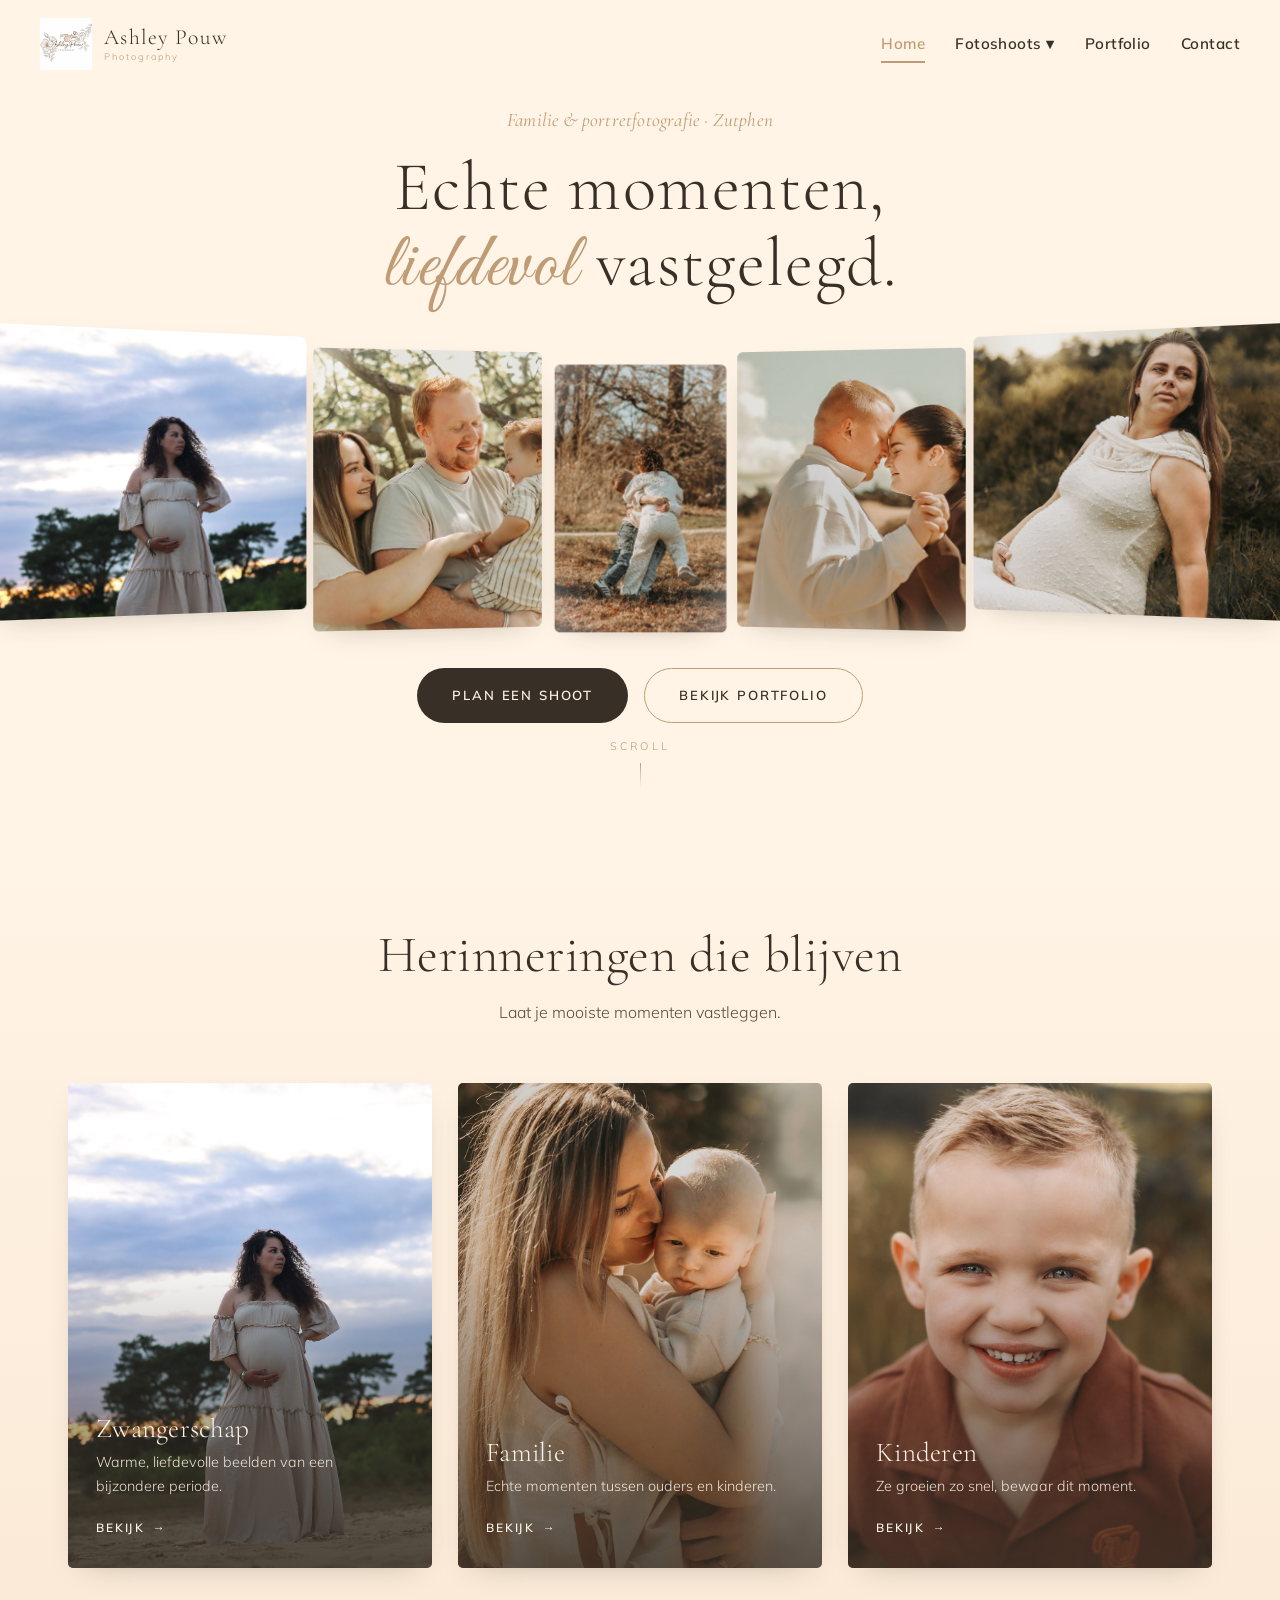
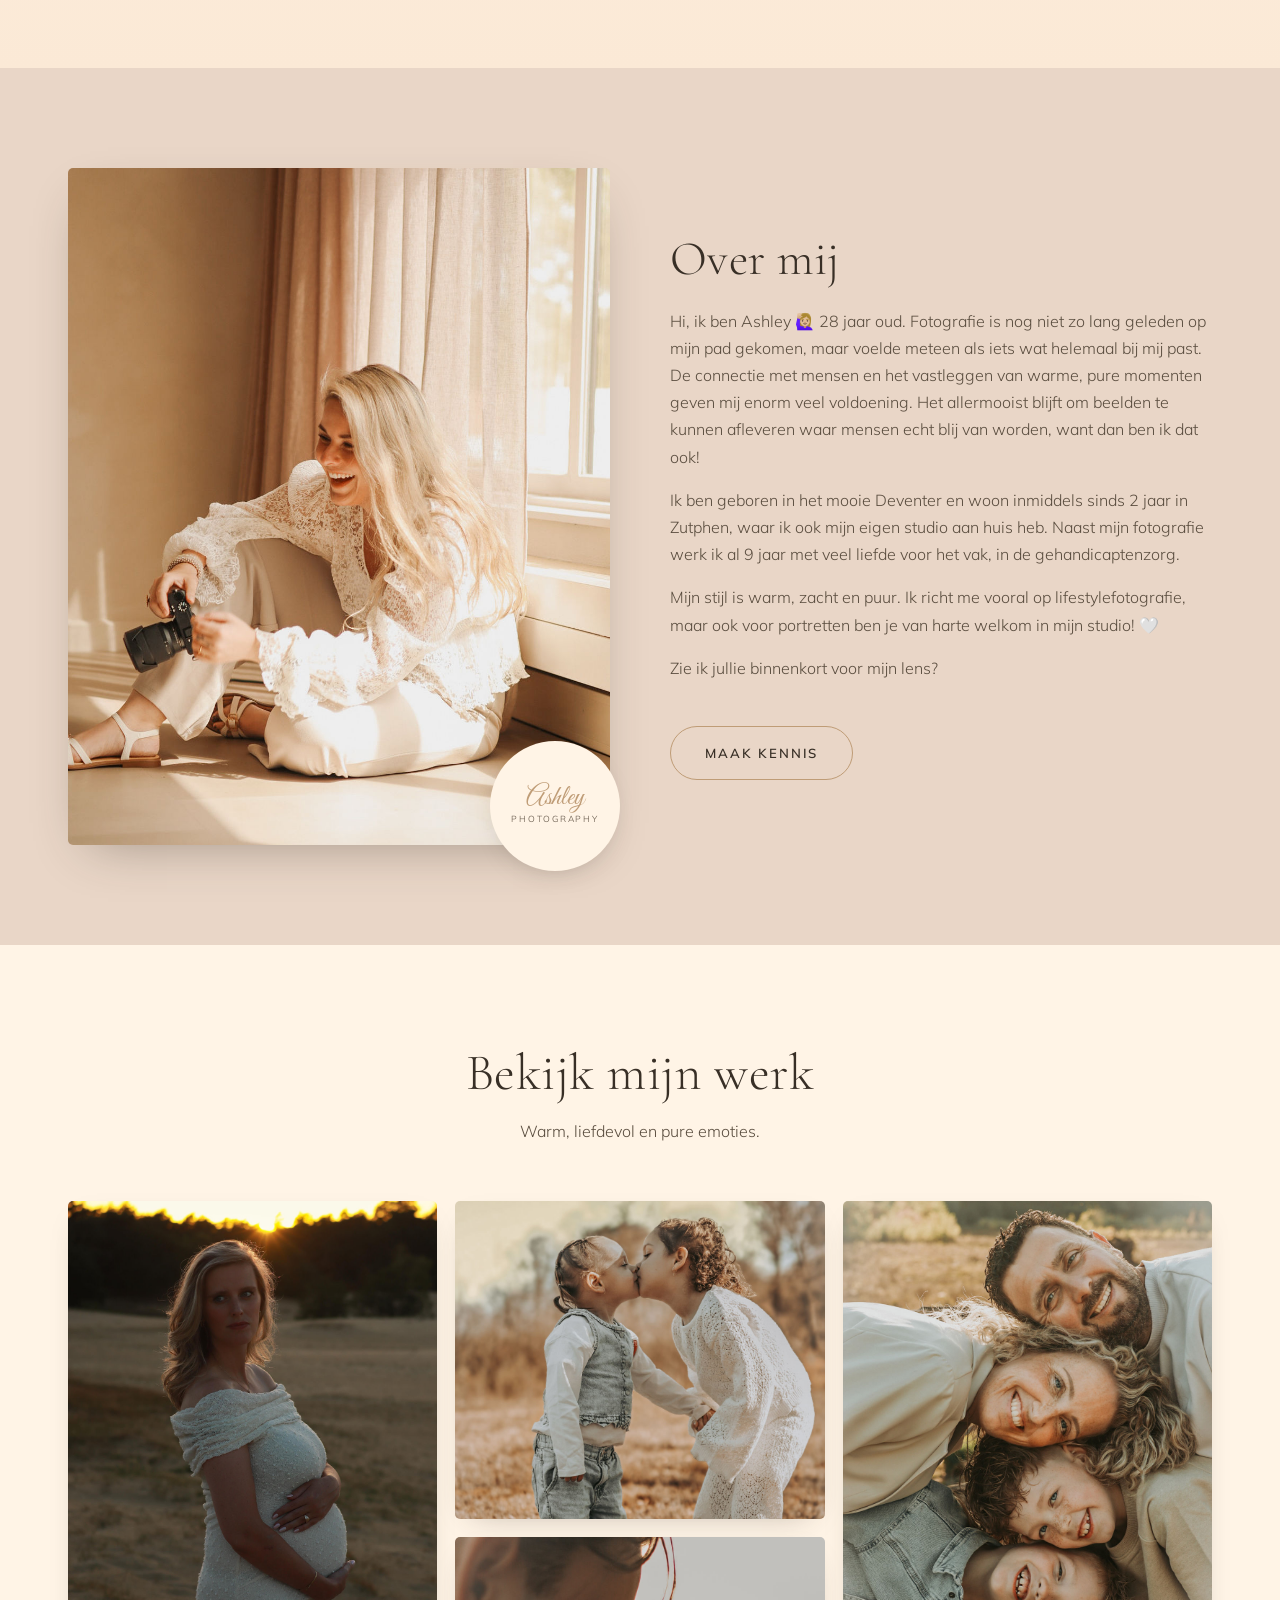
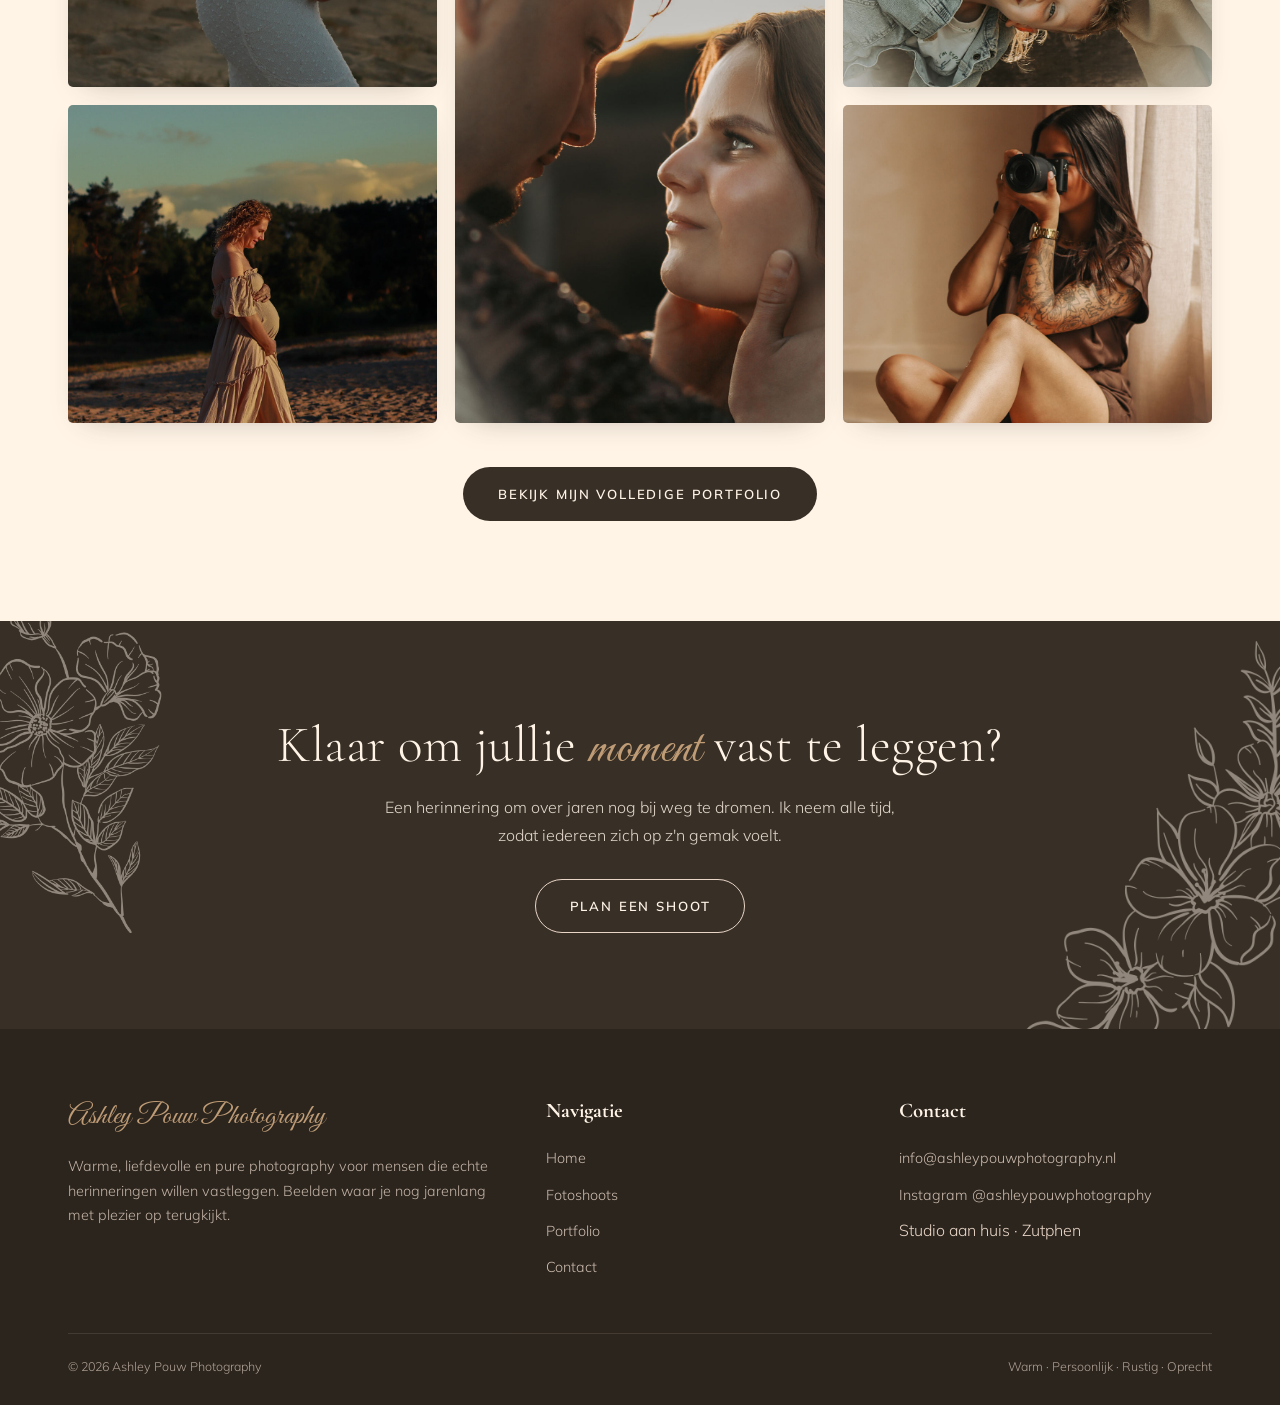
<file: index.html>
<!DOCTYPE html>
<html lang="nl">
<head>
  <meta charset="UTF-8">
  <meta name="viewport" content="width=device-width, initial-scale=1.0">
  <title>Ashley Pouw Photography · Warme, liefdevolle fotografie in Zutphen</title>
  <meta name="description" content="Warme, pure lifestyle- en portretfotografie in Zutphen. Zwangerschap, gezin, kinderen en meer — echte momenten, liefdevol vastgelegd.">
  <link rel="icon" href="images/logo.jpg">
  <link rel="preconnect" href="https://fonts.googleapis.com">
  <link rel="preconnect" href="https://fonts.gstatic.com" crossorigin>
  <link href="https://fonts.googleapis.com/css2?family=Cormorant+Garamond:ital,wght@0,300;0,400;0,500;1,300;1,400&family=Great+Vibes&family=Mulish:wght@300;400;600&display=swap" rel="stylesheet">
  <link rel="stylesheet" href="css/style.css">
</head>
<body>

  <!-- ===== Header ===== -->
  <header class="site-header">
    <a class="brand" href="index.html">
      <img src="images/logo.jpg" alt="Ashley Pouw Photography logo">
      <span class="brand-name">Ashley Pouw<small>Photography</small></span>
    </a>
    <button class="nav-toggle" aria-label="Menu"><span></span><span></span><span></span></button>
    <nav class="nav">
      <a href="index.html" class="active">Home</a>
      <div class="has-drop">
        <a href="fotoshoots.html">Fotoshoots ▾</a>
        <div class="dropdown">
          <a href="fotoshoots.html">Alle fotoshoots</a>
          <a href="familieshoots.html">Familieshoots</a>
          <a href="kindershoot.html">Kindershoot</a>
          <a href="zwangerschapsshoot.html">Zwangerschapsshoot</a>
        </div>
      </div>
      <a href="portfolio.html">Portfolio</a>
      <a href="contact.html">Contact</a>
    </nav>
  </header>

  <!-- ===== Hero ===== -->
  <section class="hero">
    <span class="eyebrow hero-eyebrow">Familie &amp; portretfotografie · Zutphen</span>
    <h1>Echte momenten,<br><span class="script">liefdevol</span> vastgelegd.</h1>

    <div class="arc">
      <div class="arc-item"><img src="images/zwanger-2.jpg" alt="Zwangerschapsshoot"></div>
      <div class="arc-item"><img src="images/familie-4.jpg" alt="Familieshoot"></div>
      <div class="arc-item"><img src="images/kinder-2.jpg" alt="Kindershoot"></div>
      <div class="arc-item"><img src="images/koppel-1.jpg" alt="Koppelshoot"></div>
      <div class="arc-item"><img src="images/zwanger-6.jpg" alt="Zwangerschapsshoot"></div>
    </div>

    <div class="hero-cta">
      <a href="contact.html" class="btn btn-primary">Plan een shoot</a>
      <a href="portfolio.html" class="btn btn-ghost">Bekijk portfolio</a>
    </div>

    <div class="scroll-hint">Scroll</div>
  </section>

  <!-- ===== Diensten ===== -->
  <section class="services section-pad">
    <div class="container">
      <div class="section-head reveal">
        <h2>Herinneringen die blijven</h2>
        <p>Laat je mooiste momenten vastleggen.</p>
      </div>
      <div class="service-grid">
        <a class="service-card reveal" href="zwangerschapsshoot.html">
          <img src="images/zwanger-2.jpg" alt="Zwangerschapsshoot">
          <div class="body">
            <h3>Zwangerschap</h3>
            <p>Warme, liefdevolle beelden van een bijzondere periode.</p>
            <span class="link">Bekijk <span>→</span></span>
          </div>
        </a>
        <a class="service-card reveal" href="familieshoots.html">
          <img src="images/familie-3.jpg" alt="Familieshoot">
          <div class="body">
            <h3>Familie</h3>
            <p>Echte momenten tussen ouders en kinderen.</p>
            <span class="link">Bekijk <span>→</span></span>
          </div>
        </a>
        <a class="service-card reveal" href="kindershoot.html">
          <img src="images/kinder-3.jpg" alt="Kindershoot">
          <div class="body">
            <h3>Kinderen</h3>
            <p>Ze groeien zo snel, bewaar dit moment.</p>
            <span class="link">Bekijk <span>→</span></span>
          </div>
        </a>
      </div>
    </div>
  </section>

  <!-- ===== Over Ashley ===== -->
  <section class="about section-pad">
    <div class="container about-wrap">
      <div class="about-img reveal">
        <img src="images/over-ashley.jpg" alt="Ashley Pouw">
        <div class="badge">
          <span class="script">Ashley</span>
          <small>Photography</small>
        </div>
      </div>
      <div class="about-text reveal">
        <h2>Over mij</h2>
      <p>Hi, ik ben Ashley 🙋🏼‍♀️ 28 jaar oud. Fotografie is nog niet zo lang geleden op mijn pad gekomen, maar voelde meteen als iets wat helemaal bij mij past. De connectie met mensen en het vastleggen van warme, pure momenten geven mij enorm veel voldoening. Het allermooist blijft om beelden te kunnen afleveren waar mensen echt blij van worden, want dan ben ik dat ook!</p>

<p>Ik ben geboren in het mooie Deventer en woon inmiddels sinds 2 jaar in Zutphen, waar ik ook mijn eigen studio aan huis heb. Naast mijn fotografie werk ik al 9 jaar met veel liefde voor het vak, in de gehandicaptenzorg.</p>

<p>Mijn stijl is warm, zacht en puur. Ik richt me vooral op lifestylefotografie, maar ook voor portretten ben je van harte welkom in mijn studio! 🤍</p>

<p>Zie ik jullie binnenkort voor mijn lens?</p>
        <a href="contact.html" class="btn btn-ghost" style="margin-top:28px;">Maak kennis</a>
      </div>
    </div>
  </section>

  <!-- ===== Portfolio preview ===== -->
  <section class="section-pad">
    <div class="container">
      <div class="section-head reveal">
        <h2> Bekijk mijn werk</h2>
        <p>Warm, liefdevol en pure emoties.</p>
      </div>
      <div class="gallery gallery--mosaic reveal">
        <figure><img src="images/zwanger-4.jpg" alt="Zwangerschapsshoot"><figcaption>Zwangerschap</figcaption></figure>
        <figure><img src="images/kinder-1.jpg" alt="Kindershoot"><figcaption>Kinderen</figcaption></figure>
        <figure><img src="images/familie-1.jpg" alt="Familieshoot"><figcaption>Familie</figcaption></figure>
        <figure><img src="images/koppel-2.jpg" alt="Koppelshoot"><figcaption>Koppel</figcaption></figure>
        <figure><img src="images/zwanger-7.jpg" alt="Zwangerschapsshoot"><figcaption>Zwangerschap</figcaption></figure>
        <figure><img src="images/portret-2.jpg" alt="Portretshoot"><figcaption>Portret</figcaption></figure>
      </div>
      <div style="text-align:center; margin-top:44px;" class="reveal">
        <a href="portfolio.html" class="btn btn-primary">Bekijk mijn volledige portfolio</a>
      </div>
    </div>
  </section>

  <!-- ===== CTA ===== -->
  <section class="cta-band">
    <h2>Klaar om jullie <span class="script">moment</span> vast te leggen?</h2>
    <p>Een herinnering om over jaren nog bij weg te dromen. Ik neem alle tijd, zodat iedereen zich op z'n gemak voelt.</p>
    <a href="contact.html" class="btn btn-ghost" style="border-color:var(--beige); color:var(--creme);">Plan een shoot</a>
  </section>

  <!-- ===== Footer ===== -->
  <footer class="site-footer">
    <div class="container">
      <div class="footer-grid">
        <div>
          <span class="script">Ashley Pouw Photography</span>
          <p style="margin-top:12px;">Warme, liefdevolle en pure photography voor mensen die echte herinneringen willen vastleggen. Beelden waar je nog jarenlang met plezier op terugkijkt.</p>
        </div>
        <div>
          <h4>Navigatie</h4>
          <ul>
            <li><a href="index.html">Home</a></li>
            <li><a href="fotoshoots.html">Fotoshoots</a></li>
            <li><a href="portfolio.html">Portfolio</a></li>
            <li><a href="contact.html">Contact</a></li>
          </ul>
        </div>
        <div>
          <h4>Contact</h4>
          <ul>
            <li><a href="mailto:info@ashleypouwphotography.nl">info@ashleypouwphotography.nl</a></li>
            <li><a href="#">Instagram @ashleypouwphotography</a></li>
            <li>Studio aan huis · Zutphen</li>
          </ul>
        </div>
      </div>
      <div class="footer-bottom">
        <span>© 2026 Ashley Pouw Photography</span>
        <span>Warm · Persoonlijk · Rustig · Oprecht</span>
      </div>
    </div>
  </footer>

  <script src="js/main.js"></script>
</body>
</html>
</file>
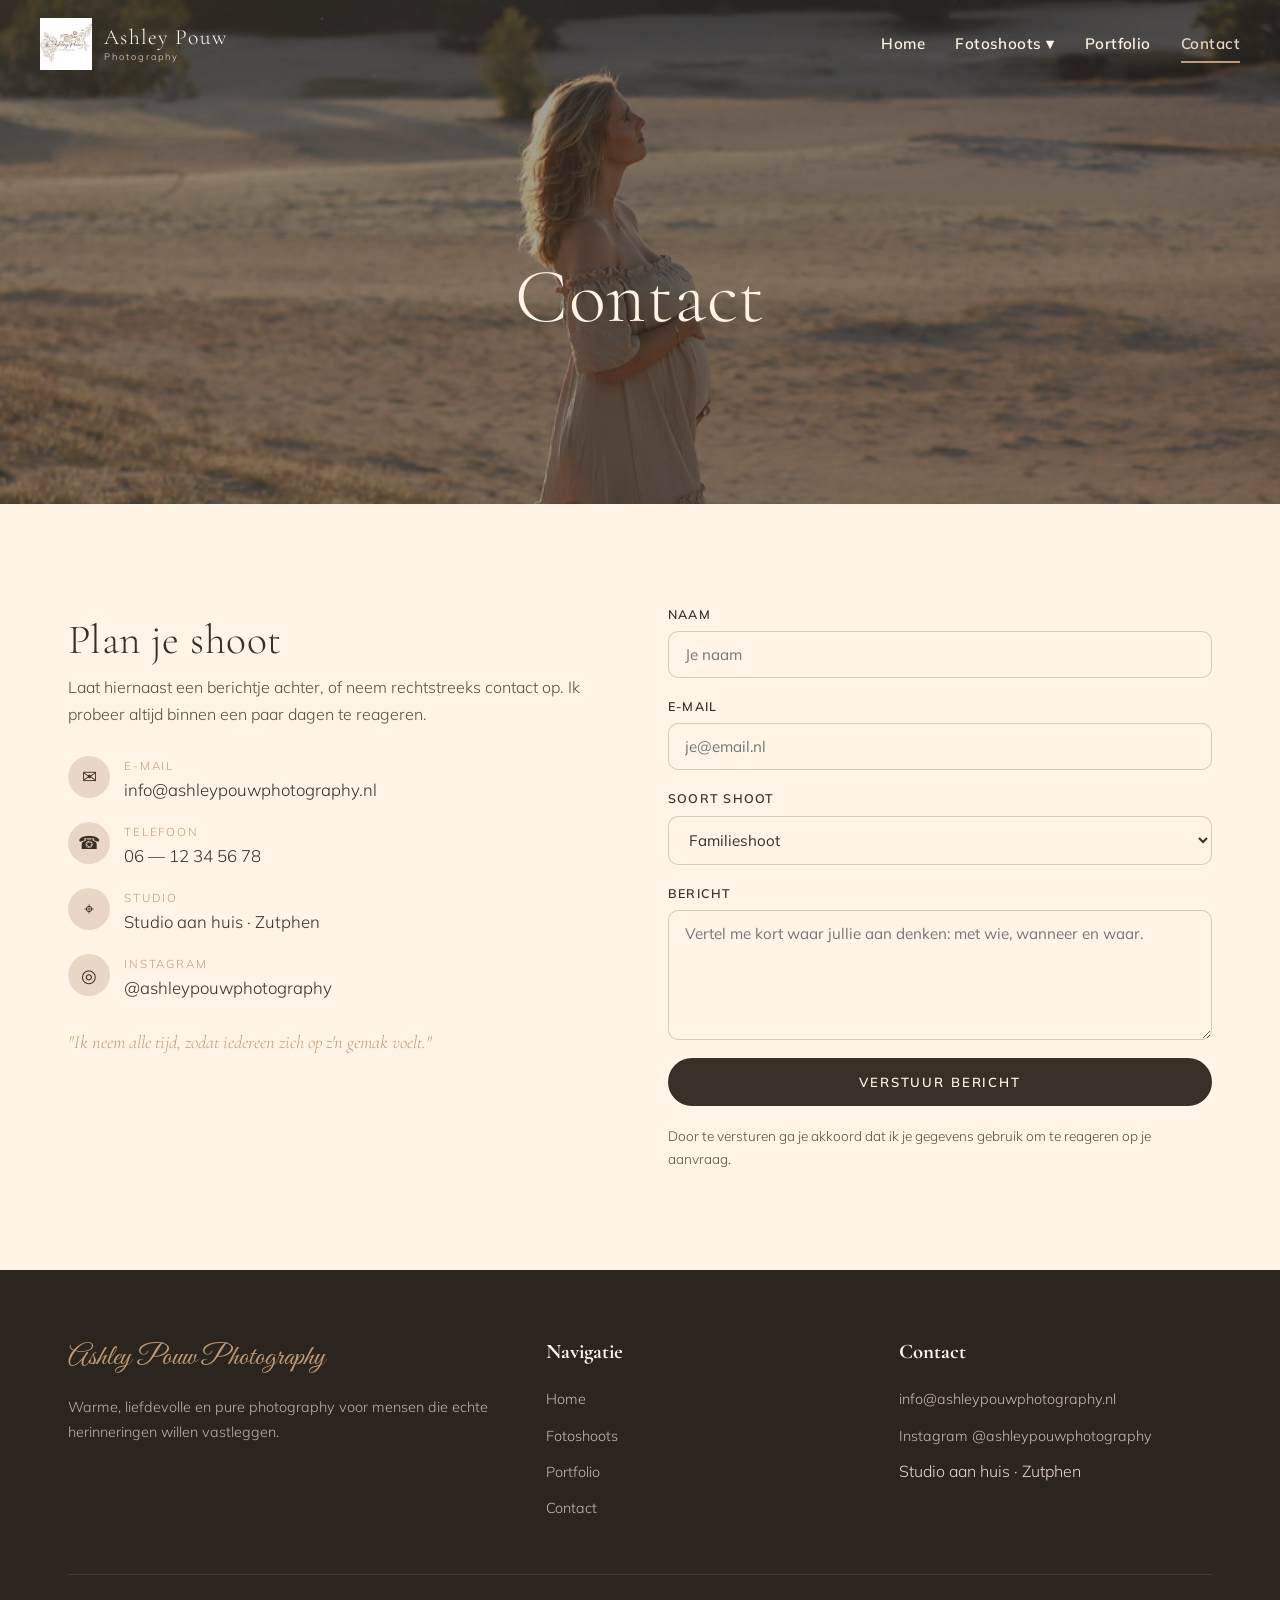
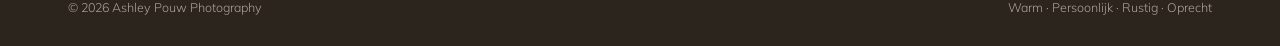
<file: contact.html>
<!DOCTYPE html>
<html lang="nl">
<head>
  <meta charset="UTF-8">
  <meta name="viewport" content="width=device-width, initial-scale=1.0">
  <title>Contact · Ashley Pouw Photography</title>
  <meta name="description" content="Neem contact op met Ashley Pouw Photography in Zutphen voor een familie-, kinder- of zwangerschapsshoot.">
  <link rel="icon" href="images/logo.jpg">
  <link rel="preconnect" href="https://fonts.googleapis.com">
  <link rel="preconnect" href="https://fonts.gstatic.com" crossorigin>
  <link href="https://fonts.googleapis.com/css2?family=Cormorant+Garamond:ital,wght@0,300;0,400;0,500;1,300;1,400&family=Great+Vibes&family=Mulish:wght@300;400;600&display=swap" rel="stylesheet">
  <link rel="stylesheet" href="css/style.css">
</head>
<body>

  <header class="site-header site-header--light">
    <a class="brand" href="index.html">
      <img src="images/logo.jpg" alt="Ashley Pouw Photography logo">
      <span class="brand-name">Ashley Pouw<small>Photography</small></span>
    </a>
    <button class="nav-toggle" aria-label="Menu"><span></span><span></span><span></span></button>
    <nav class="nav">
      <a href="index.html">Home</a>
      <div class="has-drop">
        <a href="fotoshoots.html">Fotoshoots ▾</a>
        <div class="dropdown">
          <a href="fotoshoots.html">Alle fotoshoots</a>
          <a href="familieshoots.html">Familieshoots</a>
          <a href="kindershoot.html">Kindershoot</a>
          <a href="zwangerschapsshoot.html">Zwangerschapsshoot</a>
        </div>
      </div>
      <a href="portfolio.html">Portfolio</a>
      <a href="contact.html" class="active">Contact</a>
    </nav>
  </header>

  <section class="page-hero">
    <img class="bg" src="images/zwanger-17.jpg" alt="" style="object-position:center 10%">
    <h1>Contact</h1>
  </section>

  <section class="section-pad">
    <div class="container contact-grid">

      <div class="contact-info reveal">
        <h2 style="font-size:clamp(1.8rem,4vw,2.6rem); margin:14px 0 10px;">Plan je shoot</h2>
        <p style="color:var(--bruin-zacht);">Laat hiernaast een berichtje achter, of neem rechtstreeks contact op. Ik probeer altijd binnen een paar dagen te reageren.</p>

        <div style="margin-top:28px;">
          <div class="contact-item">
            <div class="ic">✉</div>
            <div class="meta"><small>E-mail</small><a href="mailto:info@ashleypouwphotography.nl">info@ashleypouwphotography.nl</a></div>
          </div>
          <div class="contact-item">
            <div class="ic">☎</div>
            <div class="meta"><small>Telefoon</small><span>06 — 12 34 56 78</span></div>
          </div>
          <div class="contact-item">
            <div class="ic">⌖</div>
            <div class="meta"><small>Studio</small><span>Studio aan huis · Zutphen</span></div>
          </div>
          <div class="contact-item">
            <div class="ic">◎</div>
            <div class="meta"><small>Instagram</small><a href="#">@ashleypouwphotography</a></div>
          </div>
        </div>

        <p style="margin-top:24px; font-style:italic; font-family:var(--display); color:var(--camel); font-size:1.15rem;">"Ik neem alle tijd, zodat iedereen zich op z'n gemak voelt."</p>
      </div>

      <div class="reveal">
        <form data-demo>
          <div class="field">
            <label for="naam">Naam</label>
            <input type="text" id="naam" name="naam" required placeholder="Je naam">
          </div>
          <div class="field">
            <label for="email">E-mail</label>
            <input type="email" id="email" name="email" required placeholder="je@email.nl">
          </div>
          <div class="field">
            <label for="soort">Soort shoot</label>
            <select id="soort" name="soort">
              <option>Familieshoot</option>
              <option>Kindershoot</option>
              <option>Zwangerschapsshoot</option>
              <option>Newbornshoot</option>
              <option>Koppelshoot</option>
              <option>Portretshoot</option>
              <option>Weet ik nog niet</option>
            </select>
          </div>
          <div class="field">
            <label for="bericht">Bericht</label>
            <textarea id="bericht" name="bericht" placeholder="Vertel me kort waar jullie aan denken: met wie, wanneer en waar."></textarea>
          </div>
          <button type="submit" class="btn btn-primary">Verstuur bericht</button>
          <p class="form-note">Door te versturen ga je akkoord dat ik je gegevens gebruik om te reageren op je aanvraag.</p>
          <div class="form-success">Dank je wel! Je bericht is verzonden. Ik neem zo snel mogelijk contact met je op. 🤎</div>
        </form>
      </div>

    </div>
  </section>

  <footer class="site-footer">
    <div class="container">
      <div class="footer-grid">
        <div>
          <span class="script">Ashley Pouw Photography</span>
          <p style="margin-top:12px;">Warme, liefdevolle en pure photography voor mensen die echte herinneringen willen vastleggen.</p>
        </div>
        <div>
          <h4>Navigatie</h4>
          <ul>
            <li><a href="index.html">Home</a></li>
            <li><a href="fotoshoots.html">Fotoshoots</a></li>
            <li><a href="portfolio.html">Portfolio</a></li>
            <li><a href="contact.html">Contact</a></li>
          </ul>
        </div>
        <div>
          <h4>Contact</h4>
          <ul>
            <li><a href="mailto:info@ashleypouwphotography.nl">info@ashleypouwphotography.nl</a></li>
            <li><a href="#">Instagram @ashleypouwphotography</a></li>
            <li>Studio aan huis · Zutphen</li>
          </ul>
        </div>
      </div>
      <div class="footer-bottom">
        <span>© 2026 Ashley Pouw Photography</span>
        <span>Warm · Persoonlijk · Rustig · Oprecht</span>
      </div>
    </div>
  </footer>

  <script src="js/main.js"></script>
</body>
</html>
</file>
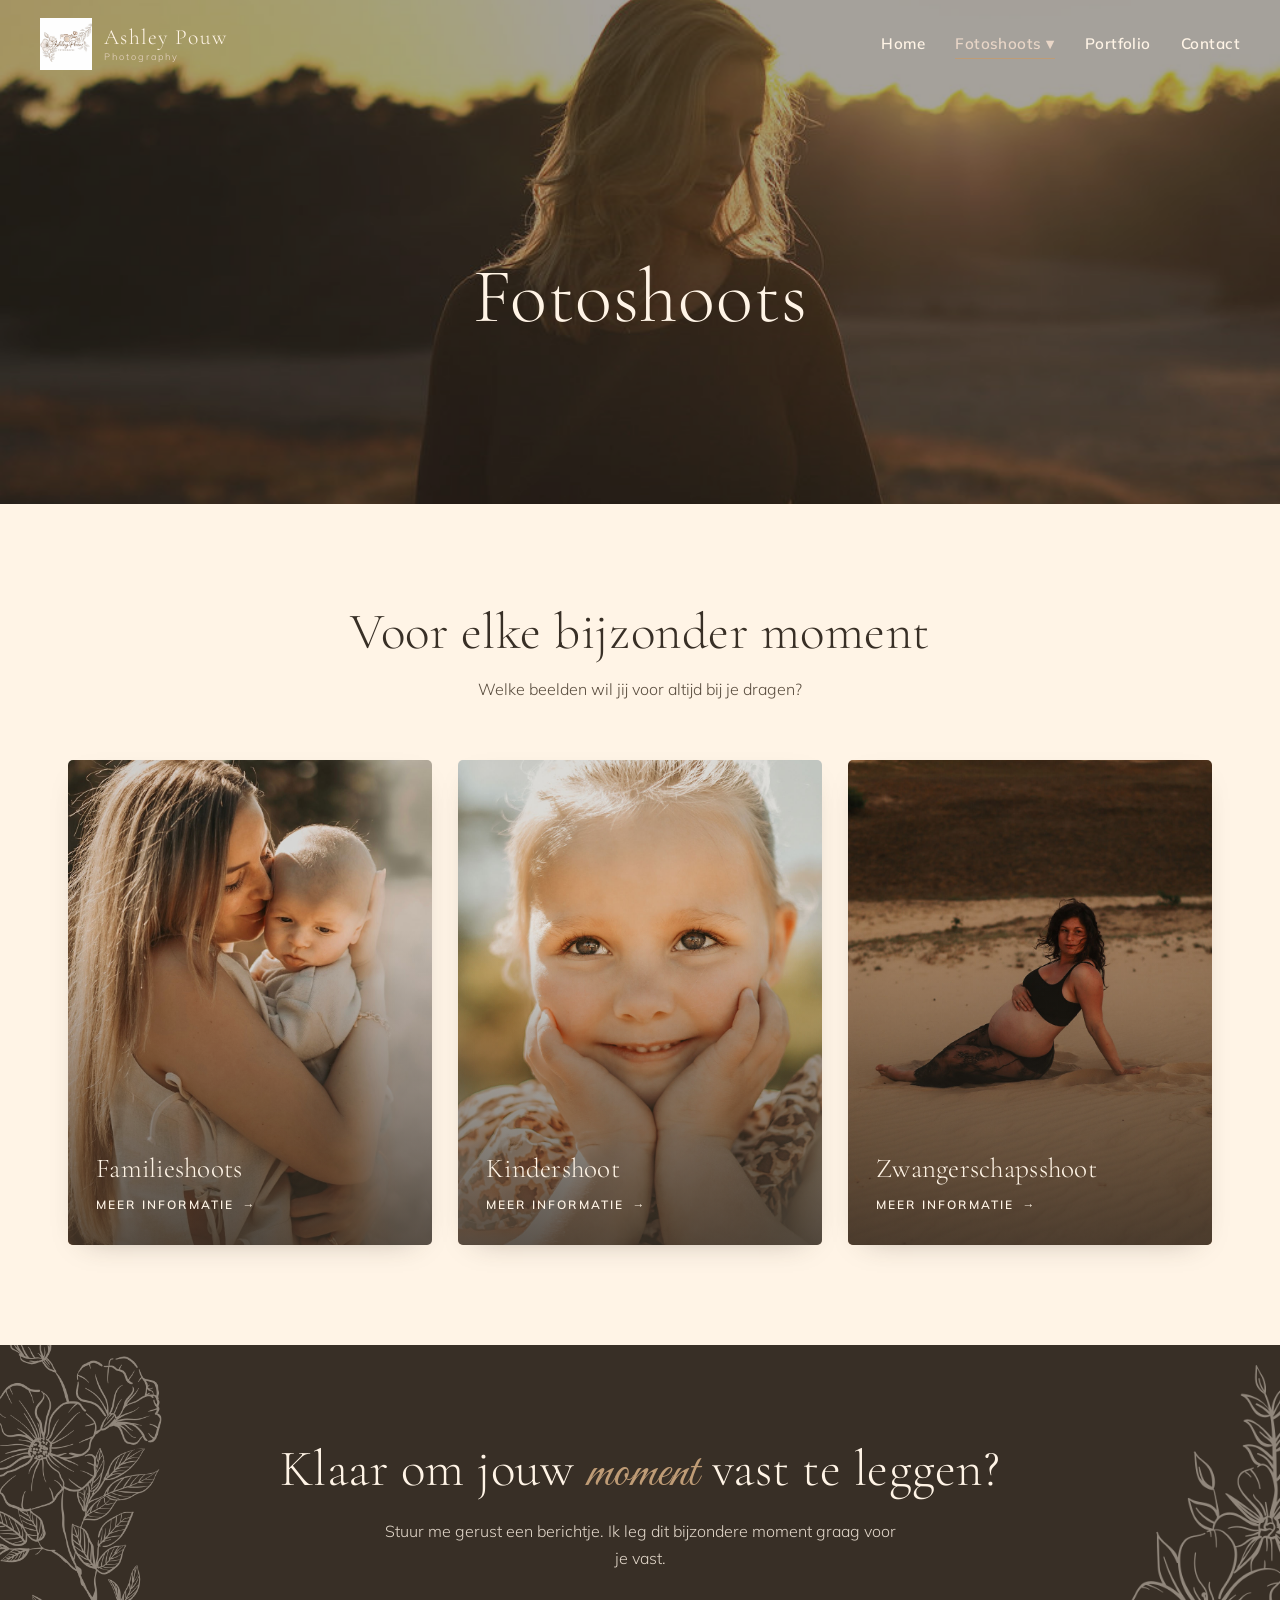
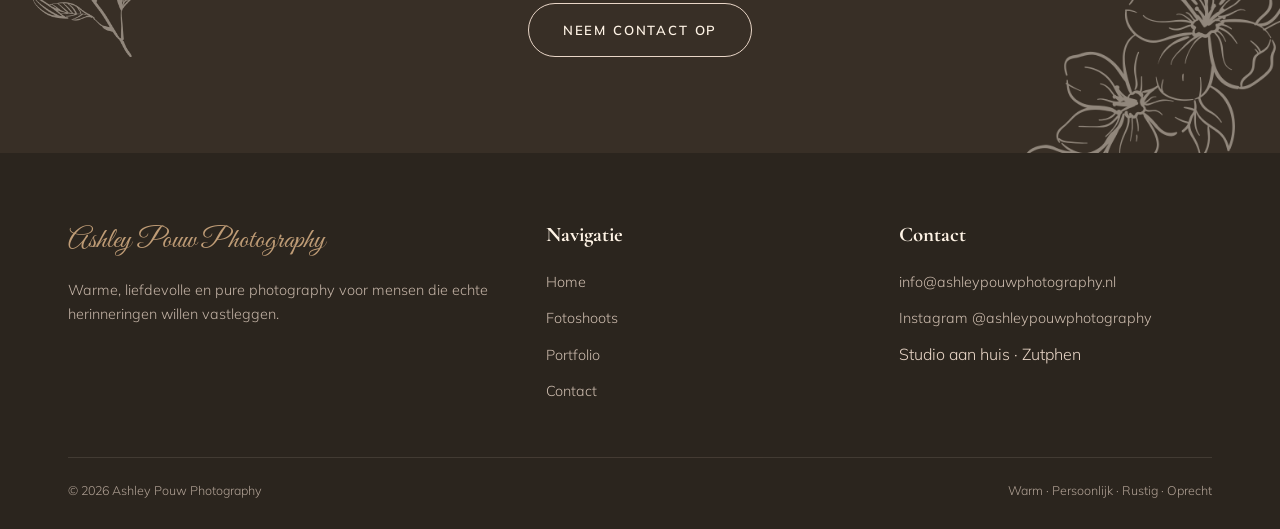
<file: fotoshoots.html>
<!DOCTYPE html>
<html lang="nl">
<head>
  <meta charset="UTF-8">
  <meta name="viewport" content="width=device-width, initial-scale=1.0">
  <title>Fotoshoots · Ashley Pouw Photography</title>
  <meta name="description" content="Ontdek de fotoshoots van Ashley Pouw Photography: familieshoots, kindershoots en zwangerschapsshoots in Zutphen.">
  <link rel="icon" href="images/logo.jpg">
  <link rel="preconnect" href="https://fonts.googleapis.com">
  <link rel="preconnect" href="https://fonts.gstatic.com" crossorigin>
  <link href="https://fonts.googleapis.com/css2?family=Cormorant+Garamond:ital,wght@0,300;0,400;0,500;1,300;1,400&family=Great+Vibes&family=Mulish:wght@300;400;600&display=swap" rel="stylesheet">
  <link rel="stylesheet" href="css/style.css">
</head>
<body>

  <header class="site-header site-header--light">
    <a class="brand" href="index.html">
      <img src="images/logo.jpg" alt="Ashley Pouw Photography logo">
      <span class="brand-name">Ashley Pouw<small>Photography</small></span>
    </a>
    <button class="nav-toggle" aria-label="Menu"><span></span><span></span><span></span></button>
    <nav class="nav">
      <a href="index.html">Home</a>
      <div class="has-drop">
        <a href="fotoshoots.html" class="active">Fotoshoots ▾</a>
        <div class="dropdown">
          <a href="fotoshoots.html">Alle fotoshoots</a>
          <a href="familieshoots.html">Familieshoots</a>
          <a href="kindershoot.html">Kindershoot</a>
          <a href="zwangerschapsshoot.html">Zwangerschapsshoot</a>
        </div>
      </div>
      <a href="portfolio.html">Portfolio</a>
      <a href="contact.html">Contact</a>
    </nav>
  </header>

  <section class="page-hero">
    <img class="bg" src="images/zwanger-20.jpg" alt="" style="object-position:center 10%">
    <h1>Fotoshoots</h1>
  </section>

  <section class="section-pad">
    <div class="container">
      <div class="section-head reveal">
        <h2>Voor elke bijzonder moment</h2>
        <p> Welke beelden wil jij voor altijd bij je dragen?</p>
      </div>
      <div class="shoot-cards">
        <a class="service-card reveal" href="familieshoots.html">
          <img src="images/familie-3.jpg" alt="Familieshoot">
          <div class="body">
            <h3>Familieshoots</h3>
            <span class="link">Meer informatie <span>→</span></span>
          </div>
        </a>
        <a class="service-card reveal" href="kindershoot.html">
          <img src="images/kinder-4.jpg" alt="Kindershoot">
          <div class="body">
            <h3>Kindershoot</h3>
            <span class="link">Meer informatie <span>→</span></span>
          </div>
        </a>
        <a class="service-card reveal" href="zwangerschapsshoot.html">
          <img src="images/zwanger-5.jpg" alt="Zwangerschapsshoot">
          <div class="body">
            <h3>Zwangerschapsshoot</h3>
            <span class="link">Meer informatie <span>→</span></span>
          </div>
        </a>
      </div>
    </div>
  </section>

  <section class="cta-band">
    <h2>Klaar om jouw <span class="script">moment</span> vast te leggen?</h2>
    <p>Stuur me gerust een berichtje. Ik leg dit bijzondere moment graag voor je vast.</p>
    <a href="contact.html" class="btn btn-ghost" style="border-color:var(--beige); color:var(--creme);">Neem contact op</a>
  </section>

  <footer class="site-footer">
    <div class="container">
      <div class="footer-grid">
        <div>
          <span class="script">Ashley Pouw Photography</span>
          <p style="margin-top:12px;">Warme, liefdevolle en pure photography voor mensen die echte herinneringen willen vastleggen.</p>
        </div>
        <div>
          <h4>Navigatie</h4>
          <ul>
            <li><a href="index.html">Home</a></li>
            <li><a href="fotoshoots.html">Fotoshoots</a></li>
            <li><a href="portfolio.html">Portfolio</a></li>
            <li><a href="contact.html">Contact</a></li>
          </ul>
        </div>
        <div>
          <h4>Contact</h4>
          <ul>
            <li><a href="mailto:info@ashleypouwphotography.nl">info@ashleypouwphotography.nl</a></li>
            <li><a href="#">Instagram @ashleypouwphotography</a></li>
            <li>Studio aan huis · Zutphen</li>
          </ul>
        </div>
      </div>
      <div class="footer-bottom">
        <span>© 2026 Ashley Pouw Photography</span>
        <span>Warm · Persoonlijk · Rustig · Oprecht</span>
      </div>
    </div>
  </footer>

  <script src="js/main.js"></script>
</body>
</html>
</file>
<file: css/style.css>
/* ============================================================
   Ashley Pouw Fotografie — stylesheet
   Crème · Camel · Zacht beige · Donkerbruin
   ============================================================ */

:root {
  --creme:   #fff4e6;
  --camel:   #bf9c76;
  --beige:   #e9d6c7;
  --bruin:   #382f26;
  --bruin-zacht: #5a4d3f;

  --display: "Cormorant Garamond", Georgia, serif;
  --script:  "Great Vibes", cursive;
  --body:    "Mulish", -apple-system, BlinkMacSystemFont, "Segoe UI", sans-serif;

  --maxw: 1200px;
  --radius: 5px;
  --shadow: 0 18px 50px -22px rgba(56, 47, 38, 0.45);
  --shadow-soft: 0 10px 30px -18px rgba(56, 47, 38, 0.4);
  --ease: cubic-bezier(0.22, 0.61, 0.36, 1);
}

* { box-sizing: border-box; margin: 0; padding: 0; }

html { scroll-behavior: smooth; }

body {
  font-family: var(--body);
  font-weight: 300;
  color: var(--bruin);
  background: var(--creme);
  line-height: 1.7;
  overflow-x: hidden;
  -webkit-font-smoothing: antialiased;
}

img { display: block; max-width: 100%; }

/* gezichten in beeld houden: uitsnede richting de bovenkant i.p.v. het midden */
.arc-item img,
.service-card img,
.about-img img,
.gallery img,
.shoot-intro img,
.page-hero img.bg {
  object-position: center 30%;
}

a { color: inherit; text-decoration: none; }

h1, h2, h3 {
  font-family: var(--display);
  font-weight: 300;
  line-height: 1.1;
  letter-spacing: 0.01em;
}

.script {
  font-family: var(--script);
  color: var(--camel);
  font-weight: 400;
}

.container { width: 100%; max-width: var(--maxw); margin: 0 auto; padding: 0 28px; }

.eyebrow {
  display: block;
  font-family: var(--display);
  font-style: italic;
  font-weight: 400;
  text-transform: none;
  letter-spacing: 0.01em;
  font-size: 1.2rem;
  color: var(--camel);
  margin-bottom: 6px;
}

section { position: relative; }

/* ---------- Buttons ---------- */
.btn {
  display: inline-block;
  font-family: var(--body);
  font-weight: 600;
  font-size: 0.82rem;
  letter-spacing: 0.14em;
  text-transform: uppercase;
  padding: 15px 34px;
  border-radius: 100px;
  cursor: pointer;
  transition: all 0.35s var(--ease);
  border: 1.5px solid transparent;
}
.btn-primary { background: var(--bruin); color: var(--creme); }
.btn-primary:hover { background: var(--camel); transform: translateY(-2px); }
.btn-ghost { background: transparent; border-color: var(--camel); color: var(--bruin); }
.btn-ghost:hover { background: var(--camel); color: var(--creme); transform: translateY(-2px); }

/* ============================================================
   Header / navigatie
   ============================================================ */
.site-header {
  position: fixed;
  top: 0; left: 0; right: 0;
  z-index: 100;
  display: flex;
  align-items: center;
  justify-content: space-between;
  padding: 18px 40px;
  transition: background 0.4s var(--ease), box-shadow 0.4s var(--ease), padding 0.4s var(--ease);
}
.site-header.scrolled {
  background: rgba(255, 244, 230, 0.92);
  backdrop-filter: blur(10px);
  box-shadow: 0 4px 30px -20px rgba(56,47,38,0.6);
  padding: 10px 40px;
}
.brand { display: flex; align-items: center; gap: 12px; }
.brand img { height: 52px; width: auto; transition: height 0.4s var(--ease); }
.site-header.scrolled .brand img { height: 42px; }
.brand-name {
  font-family: var(--display);
  font-size: 1.35rem;
  letter-spacing: 0.06em;
  text-transform: none;
  color: var(--bruin);
  line-height: 1;
}
.brand-name small {
  display: block;
  font-family: var(--body);
  font-size: 0.58rem;
  letter-spacing: 0.22em;
  color: var(--camel);
  margin-top: 4px;
}

.nav { display: flex; align-items: center; gap: 30px; }
.nav a {
  font-size: 0.95rem;
  letter-spacing: 0.03em;
  text-transform: none;
  font-weight: 600;
  position: relative;
  padding: 4px 0;
}
.nav a::after {
  content: "";
  position: absolute;
  left: 0; bottom: -2px;
  width: 0; height: 1.5px;
  background: var(--camel);
  transition: width 0.35s var(--ease);
}
.nav a:hover::after, .nav a.active::after { width: 100%; }
.nav a.active { color: var(--camel); }

/* lichte header-variant: subpagina's met donkere page-hero achter de balk */
.site-header--light .brand-name { color: var(--creme); }
.site-header--light .brand-name small { color: var(--beige); }
.site-header--light .nav > a,
.site-header--light .has-drop > a { color: var(--creme); }
.site-header--light .nav > a.active,
.site-header--light .has-drop > a.active { color: var(--beige); }
.site-header--light .nav-toggle span { background: var(--creme); }
.site-header--light .dropdown a { color: var(--bruin); }

/* zodra de balk bij scrollen lichtkleurig wordt -> tekst weer donker */
.site-header--light.scrolled .brand-name { color: var(--bruin); }
.site-header--light.scrolled .brand-name small { color: var(--camel); }
.site-header--light.scrolled .nav > a,
.site-header--light.scrolled .has-drop > a { color: var(--bruin); }
.site-header--light.scrolled .nav > a.active,
.site-header--light.scrolled .has-drop > a.active { color: var(--camel); }
.site-header--light.scrolled .nav-toggle span { background: var(--bruin); }

/* dropdown */
.has-drop { position: relative; }
.dropdown {
  position: absolute;
  top: 100%; left: 50%;
  transform: translate(-50%, 10px);
  min-width: 220px;
  background: rgba(255,244,230,0.98);
  backdrop-filter: blur(10px);
  border: 1px solid var(--beige);
  border-radius: 12px;
  box-shadow: var(--shadow-soft);
  padding: 10px;
  opacity: 0; visibility: hidden;
  transition: all 0.3s var(--ease);
}
.has-drop:hover .dropdown { opacity: 1; visibility: visible; transform: translate(-50%, 8px); }
.dropdown a {
  display: block;
  padding: 9px 14px;
  border-radius: 8px;
  text-transform: none;
  letter-spacing: 0.04em;
  font-size: 0.9rem;
}
.dropdown a::after { display: none; }
.dropdown a:hover { background: var(--beige); color: var(--bruin); }

/* hamburger */
.nav-toggle { display: none; background: none; border: 0; cursor: pointer; flex-direction: column; gap: 5px; padding: 8px; }
.nav-toggle span { width: 26px; height: 2px; background: var(--bruin); transition: 0.3s var(--ease); }

/* ============================================================
   HERO — gebogen foto-arc met animatie
   ============================================================ */
.hero {
  min-height: auto;
  display: flex;
  flex-direction: column;
  align-items: center;
  justify-content: center;
  text-align: center;
  padding: 104px 20px 40px;
  perspective: 1600px;
  overflow: hidden;
}
.hero-eyebrow {
  opacity: 0;
  animation: fadeUp 1s var(--ease) 0.2s forwards;
  margin-bottom: 12px;
}
.hero h1 {
  font-size: clamp(2.2rem, 5.4vw, 4.6rem);
  letter-spacing: 0.02em;
  margin-bottom: 8px;
  opacity: 0;
  animation: fadeUp 1.1s var(--ease) 0.35s forwards;
}
.hero h1 .script { font-size: 1.15em; display: inline-block; line-height: 0.9; }
.hero-sub {
  max-width: 520px;
  font-size: 1.05rem;
  color: var(--bruin-zacht);
  margin: 18px auto 32px;
  opacity: 0;
  animation: fadeUp 1.1s var(--ease) 0.55s forwards;
}
.hero-cta {
  display: flex; gap: 16px; justify-content: center; flex-wrap: wrap;
  margin-top: 30px;
  opacity: 0;
  animation: fadeUp 1.1s var(--ease) 1s forwards;
}

/* speelse, gebogen foto-band over de volle breedte (cilinder) */
.arc {
  align-self: stretch;
  margin: 48px -20px 0;
  display: flex;
  gap: 6px;
  align-items: center;
  justify-content: center;
  perspective: 1700px;
  perspective-origin: 50% 45%;
}
.arc-item {
  flex: 1 1 0;
  min-width: 0;
  height: clamp(205px, 31vh, 305px);
  border-radius: 6px;
  overflow: hidden;
  background: var(--beige);
  box-shadow: var(--shadow-soft);
  transform: translateY(var(--ty, 0)) rotateY(var(--ry, 0)) scale(var(--sc, 1));
  opacity: 0;
  animation: arcFade 0.9s var(--ease) forwards;
  transition: transform 0.5s var(--ease);
}
.arc-item img { width: 100%; height: 100%; object-fit: cover; transition: transform 1.1s var(--ease); }
.arc-item:hover img { transform: scale(1.05); }

/* breder/groter aan de buitenkant, smaller in het midden + gebogen */
.arc-item:nth-child(1) { flex-grow: 1.35; --ry: 30deg;  --ty: -26px; --sc: 1.02; animation-delay: 0.45s; }
.arc-item:nth-child(2) { flex-grow: 1.0;  --ry: 15deg;  --ty: -9px;              animation-delay: 0.55s; }
.arc-item:nth-child(3) { flex-grow: 0.78; --ry: 0deg;   --ty: 0;     --sc: 0.96; animation-delay: 0.65s; }
.arc-item:nth-child(4) { flex-grow: 1.0;  --ry: -15deg; --ty: -9px;              animation-delay: 0.75s; }
.arc-item:nth-child(5) { flex-grow: 1.35; --ry: -30deg; --ty: -26px; --sc: 1.02; animation-delay: 0.85s; }

@keyframes arcFade { to { opacity: 1; } }

.scroll-hint {
  margin-top: 14px;
  font-size: 0.68rem;
  letter-spacing: 0.3em;
  text-transform: uppercase;
  color: var(--camel);
  opacity: 0;
  animation: fadeUp 1s var(--ease) 1.4s forwards;
}
.scroll-hint::after {
  content: "";
  display: block;
  width: 1px; height: 24px;
  margin: 8px auto 0;
  background: linear-gradient(var(--camel), transparent);
  animation: scrollPulse 2s ease-in-out infinite;
}
@keyframes scrollPulse { 0%,100% { opacity: 0.3; transform: scaleY(0.7); } 50% { opacity: 1; transform: scaleY(1); } }

@keyframes fadeUp { from { opacity: 0; transform: translateY(28px); } to { opacity: 1; transform: translateY(0); } }

/* ============================================================
   Generieke section-koppen
   ============================================================ */
.section-pad { padding: 100px 0; }
.section-head { text-align: center; max-width: 640px; margin: 0 auto 56px; }
.section-head .eyebrow { display: block; margin-bottom: 14px; }
.section-head h2 { font-size: clamp(2rem, 4.5vw, 3.2rem); margin-bottom: 16px; }
.section-head p { color: var(--bruin-zacht); }

/* reveal on scroll */
.reveal { opacity: 0; transform: translateY(40px); transition: opacity 0.9s var(--ease), transform 0.9s var(--ease); }
.reveal.in { opacity: 1; transform: none; }

/* ============================================================
   Diensten — kaarten
   ============================================================ */
.services { background: linear-gradient(180deg, var(--creme), #fbe9d6); }
.service-grid {
  display: grid;
  grid-template-columns: repeat(3, 1fr);
  gap: 26px;
}
.service-card {
  position: relative;
  border-radius: var(--radius);
  overflow: hidden;
  aspect-ratio: 3 / 4;
  box-shadow: var(--shadow-soft);
  display: flex;
  align-items: flex-end;
  isolation: isolate;
}
.service-card img {
  position: absolute; inset: 0;
  width: 100%; height: 100%;
  object-fit: cover;
  z-index: -2;
  transition: transform 1s var(--ease);
}
.service-card::after {
  content: "";
  position: absolute; inset: 0;
  background: linear-gradient(transparent 35%, rgba(56,47,38,0.78));
  z-index: -1;
}
.service-card:hover img { transform: scale(1.07); }
.service-card .body { padding: 28px; color: var(--creme); }
.service-card h3 { color: var(--creme); font-size: 1.7rem; margin-bottom: 6px; }
.service-card p { font-size: 0.9rem; opacity: 0.9; margin-bottom: 14px; }
.service-card .link {
  font-size: 0.75rem; letter-spacing: 0.18em; text-transform: uppercase;
  font-weight: 600; color: var(--creme);
  display: inline-flex; align-items: center; gap: 8px;
}
.service-card .link span { transition: transform 0.35s var(--ease); }
.service-card:hover .link span { transform: translateX(6px); }

/* ============================================================
   Over Ashley
   ============================================================ */
.about { background: var(--beige); }
.about-wrap { display: grid; grid-template-columns: 1fr 1fr; gap: 60px; align-items: center; }
.about-img { position: relative; }
.about-img img { border-radius: var(--radius); box-shadow: var(--shadow); aspect-ratio: 4/5; object-fit: cover; width: 100%; }
.about-img .badge {
  position: absolute; bottom: -26px; right: -10px;
  background: var(--creme);
  border-radius: 50%;
  width: 130px; height: 130px;
  display: flex; flex-direction: column; align-items: center; justify-content: center;
  box-shadow: var(--shadow-soft);
  text-align: center;
}
.about-img .badge .script { font-size: 1.7rem; line-height: 1; }
.about-img .badge small { font-size: 0.55rem; letter-spacing: 0.2em; text-transform: uppercase; color: var(--bruin-zacht); }
.about-text h2 { font-size: clamp(2rem, 4vw, 3rem); margin-bottom: 22px; }
.about-text .lead { font-size: 1.15rem; font-style: italic; font-family: var(--display); color: var(--camel); margin-bottom: 20px; }
.about-text p { margin-bottom: 16px; color: var(--bruin-zacht); }
.about-sign { font-family: var(--script); font-size: 2rem; color: var(--camel); margin-top: 10px; }

/* values */
.values { display: flex; flex-wrap: wrap; gap: 12px; margin-top: 24px; }
.values span {
  background: var(--creme);
  padding: 8px 18px; border-radius: 100px;
  font-size: 0.78rem; letter-spacing: 0.05em;
  border: 1px solid rgba(191,156,118,0.4);
}

/* ============================================================
   Portfolio — galerij
   ============================================================ */
.gallery {
  display: grid;
  grid-template-columns: repeat(3, 1fr);
  gap: 18px;
}
.gallery figure {
  margin: 0;
  position: relative;
  aspect-ratio: 4 / 5;
  border-radius: var(--radius);
  overflow: hidden;
  box-shadow: var(--shadow-soft);
}
.gallery img { width: 100%; height: 100%; object-fit: cover; transition: transform 0.9s var(--ease); }
.gallery figure:hover img { transform: scale(1.05); }

/* mozaïek-variant: uitgelijnd raster met afwisselende hoogtes */
.gallery--mosaic {
  grid-template-columns: repeat(3, 1fr);
  grid-auto-rows: 150px;
}
.gallery--mosaic figure { aspect-ratio: auto; }
.gallery--mosaic figure:nth-child(1) { grid-column: 1; grid-row: 1 / span 3; }
.gallery--mosaic figure:nth-child(2) { grid-column: 2; grid-row: 1 / span 2; }
.gallery--mosaic figure:nth-child(3) { grid-column: 3; grid-row: 1 / span 3; }
.gallery--mosaic figure:nth-child(4) { grid-column: 2; grid-row: 3 / span 3; }
.gallery--mosaic figure:nth-child(5) { grid-column: 1; grid-row: 4 / span 2; }
.gallery--mosaic figure:nth-child(6) { grid-column: 3; grid-row: 4 / span 2; }

/* mozaïek voor 9 foto's (diagonale hoog/laag-afwisseling, strakke boven- en onderlijn) */
.gallery--mosaic-9 {
  grid-template-columns: repeat(3, 1fr);
  grid-auto-rows: 150px;
}
.gallery--mosaic-9 figure { aspect-ratio: auto; }
.gallery--mosaic-9 figure:nth-child(1) { grid-column: 1; grid-row: 1 / span 3; }
.gallery--mosaic-9 figure:nth-child(2) { grid-column: 2; grid-row: 1 / span 2; }
.gallery--mosaic-9 figure:nth-child(3) { grid-column: 3; grid-row: 1 / span 2; }
.gallery--mosaic-9 figure:nth-child(4) { grid-column: 1; grid-row: 4 / span 2; }
.gallery--mosaic-9 figure:nth-child(5) { grid-column: 2; grid-row: 3 / span 3; }
.gallery--mosaic-9 figure:nth-child(6) { grid-column: 3; grid-row: 3 / span 2; }
.gallery--mosaic-9 figure:nth-child(7) { grid-column: 1; grid-row: 6 / span 2; }
.gallery--mosaic-9 figure:nth-child(8) { grid-column: 2; grid-row: 6 / span 2; }
.gallery--mosaic-9 figure:nth-child(9) { grid-column: 3; grid-row: 5 / span 3; }
.gallery figcaption {
  position: absolute; left: 0; right: 0; bottom: 0;
  padding: 18px;
  color: var(--creme);
  background: linear-gradient(transparent, rgba(56,47,38,0.7));
  font-family: var(--display);
  font-size: 1.1rem;
  opacity: 0;
  transform: translateY(10px);
  transition: all 0.4s var(--ease);
}
.gallery figure:hover figcaption { opacity: 1; transform: none; }

/* filterbar */
.filterbar { display: flex; justify-content: center; flex-wrap: wrap; gap: 10px; margin-bottom: 46px; }
.filterbar button {
  background: transparent;
  border: 1px solid rgba(191,156,118,0.5);
  color: var(--bruin);
  padding: 9px 22px; border-radius: 100px;
  font-family: var(--body); font-size: 0.78rem;
  letter-spacing: 0.1em; text-transform: uppercase; font-weight: 600;
  cursor: pointer; transition: all 0.3s var(--ease);
}
.filterbar button:hover { border-color: var(--camel); }
.filterbar button.active { background: var(--bruin); color: var(--creme); border-color: var(--bruin); }
.gallery figure.hide { display: none; }

/* ============================================================
   Sub-pagina hero (klein)
   ============================================================ */
.page-hero {
  min-height: 56vh;
  display: flex; flex-direction: column; align-items: center; justify-content: center;
  text-align: center;
  padding: 160px 24px 70px;
  position: relative;
  color: var(--creme);
  overflow: hidden;
}
.page-hero::before {
  content: ""; position: absolute; inset: 0;
  background: var(--bruin); z-index: -2;
}
.page-hero img.bg {
  position: absolute; inset: 0; width: 100%; height: 100%;
  object-fit: cover; z-index: -1; opacity: 0.55;
  animation: slowZoom 16s ease-in-out infinite alternate;
}
@keyframes slowZoom { from { transform: scale(1); } to { transform: scale(1.1); } }
.page-hero .eyebrow { color: var(--beige); margin-bottom: 16px; opacity: 0; animation: fadeUp 1s var(--ease) 0.1s forwards; }
.page-hero h1 { font-size: clamp(2.6rem, 6vw, 5rem); color: var(--creme); opacity: 0; animation: fadeUp 1.1s var(--ease) 0.25s forwards; }
.page-hero p { max-width: 560px; margin: 18px auto 0; opacity: 0; animation: fadeUp 1.1s var(--ease) 0.45s forwards; }

/* breadcrumb */
.crumbs { font-size: 0.78rem; letter-spacing: 0.1em; color: var(--beige); margin-bottom: 18px; opacity: 0; animation: fadeUp 1s var(--ease) forwards; }
.crumbs a { color: var(--beige); }
.crumbs a:hover { color: var(--creme); }

/* shoot intro */
.shoot-intro { display: grid; grid-template-columns: 1fr 1fr; gap: 56px; align-items: center; }
.shoot-intro img { border-radius: var(--radius); box-shadow: var(--shadow); aspect-ratio: 4/5; object-fit: cover; width: 100%; }
.shoot-intro h2 { font-size: clamp(1.9rem, 4vw, 2.8rem); margin-bottom: 18px; }
.shoot-intro p { color: var(--bruin-zacht); margin-bottom: 16px; }
.shoot-list { list-style: none; margin: 22px 0; }
.shoot-list li { padding: 8px 0 8px 30px; position: relative; border-bottom: 1px solid rgba(191,156,118,0.25); }
.shoot-list li::before { content: "✦"; position: absolute; left: 0; color: var(--camel); }

/* fotoshoots overzicht-kaarten (groot) */
.shoot-cards { display: grid; grid-template-columns: repeat(3, 1fr); gap: 26px; }

/* ============================================================
   CTA-band
   ============================================================ */
.cta-band {
  position: relative;
  overflow: hidden;
  background: var(--bruin);
  color: var(--creme);
  text-align: center;
  padding: 96px 24px;
}
/* botanische bloemen (eigen PNG's) zacht in de hoeken */
.cta-band::before, .cta-band::after {
  content: "";
  position: absolute;
  background-repeat: no-repeat;
  background-size: contain;
  opacity: 0.45;
  pointer-events: none;
  z-index: 0;
}
.cta-band::before {
  width: 340px; height: 340px;
  top: -28px; left: -28px;
  background-image: url("../images/flower-4.png");
  background-position: top left;
}
.cta-band::after {
  width: 440px; height: 440px;
  bottom: -52px; right: -52px;
  background-image: url("../images/flower-3.png");
  background-position: bottom right;
}
.cta-band > * { position: relative; z-index: 1; }
.cta-band h2 { font-size: clamp(2rem, 4.5vw, 3.2rem); color: var(--creme); margin-bottom: 16px; }
.cta-band .script { color: var(--camel); }
.cta-band p { max-width: 520px; margin: 0 auto 30px; opacity: 0.85; }

/* ============================================================
   Prijsblokken
   ============================================================ */
.pricing { background: var(--creme); }
.price-grid {
  display: grid;
  grid-template-columns: repeat(3, 1fr);
  gap: 24px;
  align-items: stretch;
}
.price-card {
  position: relative;
  background: var(--creme);
  border: 1px solid rgba(191,156,118,0.4);
  border-radius: var(--radius);
  padding: 40px 32px;
  display: flex;
  flex-direction: column;
  transition: transform 0.4s var(--ease), box-shadow 0.4s var(--ease), border-color 0.4s var(--ease);
}
.price-card:hover { transform: translateY(-6px); box-shadow: var(--shadow-soft); border-color: var(--camel); }
.price-card.featured { background: var(--bruin); border-color: var(--bruin); }
.price-card.featured .price-name { color: var(--beige); }
.price-card.featured h3, .price-card.featured .price { color: var(--creme); }
.price-card.featured .price small { color: var(--beige); }
.price-card.featured li { color: var(--beige); }
.price-card.featured li::before { color: var(--camel); }

.price-badge {
  position: absolute; top: -13px; left: 50%; transform: translateX(-50%);
  background: var(--camel); color: var(--creme);
  font-family: var(--body); font-size: 0.66rem; font-weight: 600;
  letter-spacing: 0.2em; text-transform: uppercase;
  padding: 6px 16px; border-radius: 100px; white-space: nowrap;
}
.price-name { font-family: var(--body); font-size: 0.72rem; letter-spacing: 0.26em; text-transform: uppercase; font-weight: 600; color: var(--camel); }
.price-card h3 { font-size: 1.7rem; margin: 8px 0 14px; }
.price { font-family: var(--display); font-size: 2.7rem; line-height: 1; color: var(--bruin); }
.price small { font-family: var(--body); font-size: 0.78rem; letter-spacing: 0.05em; color: var(--bruin-zacht); text-transform: none; }
.price-card ul { list-style: none; margin: 24px 0 30px; display: grid; gap: 11px; }
.price-card li { position: relative; padding-left: 26px; font-size: 0.92rem; color: var(--bruin-zacht); }
.price-card li::before { content: "✦"; position: absolute; left: 0; top: 1px; color: var(--camel); font-size: 0.8rem; }
.price-card .btn { margin-top: auto; text-align: center; }
.price-card.featured .btn { background: var(--creme); color: var(--bruin); }
.price-card.featured .btn:hover { background: var(--camel); color: var(--creme); }
.price-note { text-align: center; margin-top: 34px; font-size: 0.9rem; color: var(--bruin-zacht); }

/* ============================================================
   FAQ — accordeon
   ============================================================ */
.faq { background: var(--beige); }
.faq-list { max-width: 820px; margin: 0 auto; }
.faq-item { border-bottom: 1px solid rgba(191,156,118,0.45); }
.faq-item summary {
  list-style: none; cursor: pointer; position: relative;
  padding: 24px 50px 24px 4px;
  font-family: var(--display); font-size: clamp(1.15rem, 2.4vw, 1.5rem);
  color: var(--bruin); transition: color 0.3s var(--ease);
}
.faq-item summary::-webkit-details-marker { display: none; }
.faq-item summary:hover { color: var(--camel); }
.faq-item summary::after {
  content: "+"; position: absolute; right: 8px; top: 50%; transform: translateY(-50%);
  font-family: var(--body); font-weight: 300; font-size: 1.7rem; color: var(--camel);
  transition: transform 0.3s var(--ease);
}
.faq-item[open] summary::after { transform: translateY(-50%) rotate(45deg); }
.faq-item .answer { padding: 0 50px 26px 4px; color: var(--bruin-zacht); }

/* ============================================================
   Contact
   ============================================================ */
.contact-grid { display: grid; grid-template-columns: 1fr 1fr; gap: 56px; }
.contact-info h3 { font-size: 1.4rem; margin: 28px 0 6px; }
.contact-item { display: flex; gap: 14px; align-items: flex-start; margin-bottom: 18px; }
.contact-item .ic {
  width: 42px; height: 42px; flex: none;
  border-radius: 50%; background: var(--beige);
  display: flex; align-items: center; justify-content: center;
  color: var(--bruin); font-size: 1.1rem;
}
.contact-item .meta small { display: block; font-size: 0.72rem; letter-spacing: 0.16em; text-transform: uppercase; color: var(--camel); }
.contact-item .meta a, .contact-item .meta span { font-size: 1.05rem; }

form { display: grid; gap: 18px; }
.field { display: grid; gap: 6px; }
.field label { font-size: 0.78rem; letter-spacing: 0.1em; text-transform: uppercase; font-weight: 600; }
.field input, .field select, .field textarea {
  font-family: var(--body); font-size: 0.95rem;
  padding: 13px 16px;
  border: 1px solid rgba(191,156,118,0.5);
  border-radius: 10px;
  background: var(--creme);
  color: var(--bruin);
  transition: border 0.3s var(--ease), box-shadow 0.3s var(--ease);
}
.field input:focus, .field select:focus, .field textarea:focus {
  outline: none; border-color: var(--camel);
  box-shadow: 0 0 0 3px rgba(191,156,118,0.18);
}
.field textarea { resize: vertical; min-height: 130px; }
.form-note { font-size: 0.85rem; color: var(--bruin-zacht); }
.form-success { display: none; background: var(--beige); padding: 18px; border-radius: 10px; }
.form-success.show { display: block; }

/* ============================================================
   Footer
   ============================================================ */
.site-footer {
  background: #2b251e;
  color: var(--beige);
  padding: 64px 0 28px;
}
.footer-grid { display: grid; grid-template-columns: 1.4fr 1fr 1fr; gap: 40px; margin-bottom: 44px; }
.footer-grid h4 { font-family: var(--display); font-size: 1.3rem; color: var(--creme); margin-bottom: 16px; }
.footer-grid .script { font-size: 1.8rem; color: var(--camel); }
.footer-grid p { font-size: 0.9rem; opacity: 0.8; }
.footer-grid ul { list-style: none; }
.footer-grid ul li { margin-bottom: 9px; }
.footer-grid ul a { font-size: 0.9rem; opacity: 0.85; }
.footer-grid ul a:hover { color: var(--creme); opacity: 1; }
.footer-bottom {
  border-top: 1px solid rgba(233,214,199,0.18);
  padding-top: 22px;
  display: flex; justify-content: space-between; flex-wrap: wrap; gap: 10px;
  font-size: 0.78rem; opacity: 0.7;
}

/* ============================================================
   Lightbox
   ============================================================ */
.lightbox {
  position: fixed; inset: 0; z-index: 200;
  background: rgba(43,37,30,0.94);
  display: none; align-items: center; justify-content: center;
  padding: 40px;
}
.lightbox.open { display: flex; }
.lightbox img { max-width: 90vw; max-height: 86vh; border-radius: 8px; box-shadow: var(--shadow); }
.lightbox .close, .lightbox .nav-arrow {
  position: absolute; color: var(--creme); background: none; border: 0;
  font-size: 2rem; cursor: pointer; padding: 14px; line-height: 1;
  transition: color 0.3s;
}
.lightbox .close:hover, .lightbox .nav-arrow:hover { color: var(--camel); }
.lightbox .close { top: 18px; right: 26px; }
.lightbox .nav-arrow.prev { left: 18px; top: 50%; transform: translateY(-50%); }
.lightbox .nav-arrow.next { right: 18px; top: 50%; transform: translateY(-50%); }

/* ============================================================
   Responsive
   ============================================================ */
@media (max-width: 900px) {
  .nav {
    position: fixed; top: 0; right: 0;
    height: 100vh; width: min(78vw, 320px);
    background: var(--creme);
    flex-direction: column; align-items: flex-start;
    padding: 100px 32px 32px; gap: 8px;
    transform: translateX(100%);
    transition: transform 0.4s var(--ease);
    box-shadow: -20px 0 50px -30px rgba(56,47,38,0.6);
    overflow-y: auto;
  }
  .nav.open { transform: none; }
  .nav a { font-size: 1rem; padding: 10px 0; }
  .nav-toggle { display: flex; z-index: 101; }
  .has-drop .dropdown {
    position: static; transform: none; opacity: 1; visibility: visible;
    box-shadow: none; border: 0; background: transparent; padding: 0 0 0 14px; min-width: 0;
  }
  .has-drop .dropdown a { padding: 6px 0; }

  /* uitschuifmenu heeft een lichte achtergrond -> links altijd donker */
  .site-header--light .nav > a,
  .site-header--light .has-drop > a { color: var(--bruin); }
  .site-header--light .nav > a.active,
  .site-header--light .has-drop > a.active { color: var(--camel); }

  .service-grid, .shoot-cards, .price-grid { grid-template-columns: 1fr; }
  .price-grid { max-width: 460px; margin: 0 auto; }
  .about-wrap, .shoot-intro, .contact-grid { grid-template-columns: 1fr; gap: 40px; }
  .about-img .badge { width: 100px; height: 100px; }
  .cta-band::before { width: 220px; height: 220px; }
  .cta-band::after { width: 260px; height: 260px; }
  .gallery { grid-template-columns: repeat(2, 1fr); }
  /* mozaïek terug naar een net uitgelijnd raster op smalle schermen */
  .gallery--mosaic, .gallery--mosaic-9 { grid-auto-rows: auto; }
  .gallery--mosaic figure, .gallery--mosaic-9 figure { grid-column: auto !important; grid-row: auto !important; aspect-ratio: 4 / 5; }
  .footer-grid { grid-template-columns: 1fr; gap: 28px; }
  .arc { gap: 10px; }
  .arc-item:nth-child(1), .arc-item:nth-child(5) { display: none; }
}

@media (max-width: 540px) {
  .site-header { padding: 14px 20px; }
  .container { padding: 0 20px; }
  .cta-band::before { width: 150px; height: 150px; top: -18px; left: -22px; }
  .cta-band::after { width: 180px; height: 180px; bottom: -28px; right: -28px; }
  .gallery { grid-template-columns: repeat(2, 1fr); }
  .arc-item { width: 38vw; }
  .section-pad { padding: 70px 0; }
}

/* respect reduced motion */
@media (prefers-reduced-motion: reduce) {
  *, *::before, *::after { animation-duration: 0.001ms !important; animation-iteration-count: 1 !important; transition-duration: 0.001ms !important; }
  .arc.loaded { animation: none; }
}
</file>
